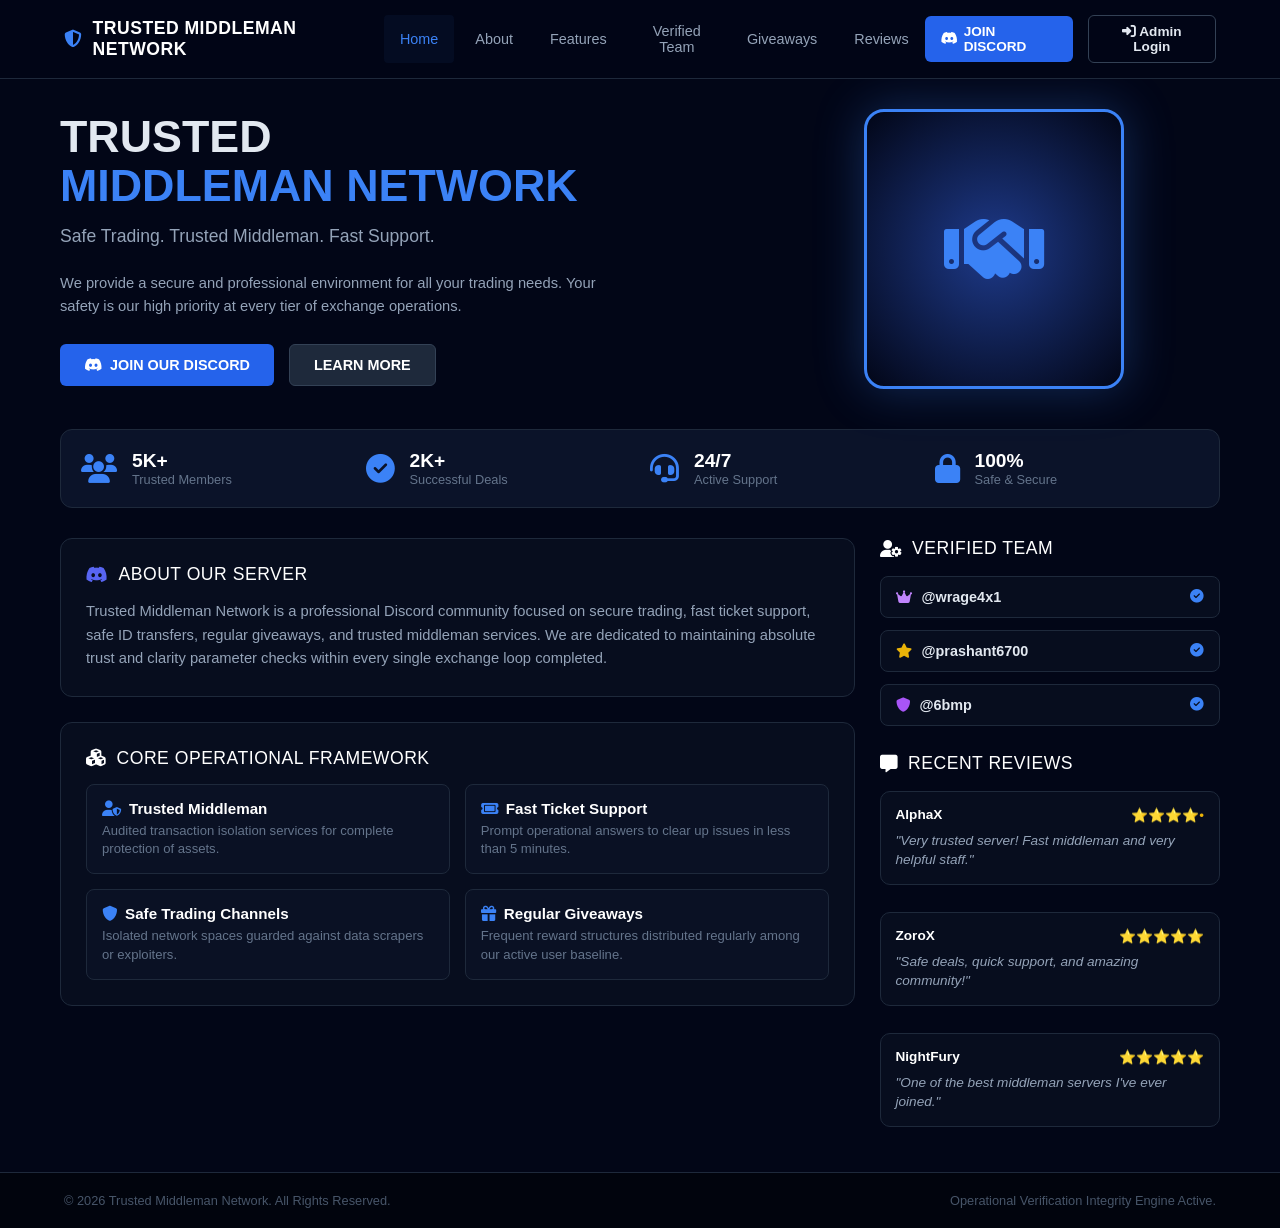
<file: index.html>
<!DOCTYPE html>
<html lang="en">
<head>
    <meta charset="UTF-8">
    <meta name="viewport" content="width=device-width, initial-scale=1.0">
    <title>Trusted Middleman Network</title>
    <!-- FontAwesome Icons -->
    <link rel="stylesheet" href="https://cdnjs.cloudflare.com/ajax/libs/font-awesome/6.4.0/css/all.min.css">
    <!-- Main Style Sheet Links -->
    <link rel="stylesheet" href="style.css">
</head>
<body>

    <!-- PLATFORM HEADER NAVIGATION -->
    <header class="navbar">
        <div class="logo">
            <i class="fa-solid fa-shield-halved"></i> TRUSTED MIDDLEMAN NETWORK
        </div>
        <nav>
            <button onclick="switchTab('home')" id="nav-home" class="nav-btn active">Home</button>
            <button onclick="switchTab('about')" id="nav-about" class="nav-btn">About</button>
            <button onclick="switchTab('features')" id="nav-features" class="nav-btn">Features</button>
            <button onclick="switchTab('team')" id="nav-team" class="nav-btn">Verified Team</button>
            <button onclick="switchTab('giveaways')" id="nav-giveaways" class="nav-btn">Giveaways</button>
            <button onclick="switchTab('reviews')" id="nav-reviews" class="nav-btn">Reviews</button>
        </nav>
        <div class="nav-right-actions">
            <a href="https://discord.gg/xjeHqgyZH" target="_blank" class="btn-discord-nav"><i class="fa-brands fa-discord"></i> JOIN DISCORD</a>
            <div id="auth-action-area">
                <button onclick="openLoginModal()" class="btn-login-trigger"><i class="fa-solid fa-right-to-bracket"></i> Admin Login</button>
            </div>
        </div>
    </header>

    <!-- MAIN INTERFACE MAIN CONTENT VIEWPORT -->
    <main class="container">

        <!-- PRIVATE ADMIN CONTROL PANEL MODULE (HIDDEN BY DEFAULT) -->
        <div id="private-admin-panel" style="display: none;">
            <div class="admin-dashboard-wrapper">
                <div class="admin-header-strip">
                    <h3><i class="fa-solid fa-lock-open"></i> Operational Control Panel</h3>
                    <span class="admin-badge-tag">Authorized Access: @prashant</span>
                </div>
                
                <div class="admin-metrics-grid">
                    <div class="admin-stat-card">
                        <p>Users Joined Today</p>
                        <h4>142 Members</h4>
                    </div>
                    <div class="admin-stat-card">
                        <p>Active Ticket Queues</p>
                        <h4>9 Middleman Deals Running</h4>
                    </div>
                    <div class="admin-stat-card">
                        <p>Server Up-Time Status</p>
                        <h4 style="color:#10b981;">100% Operational</h4>
                    </div>
                </div>
                
                <div class="admin-memo-box">
                    <strong><i class="fa-solid fa-circle-info"></i> Security Monitor Memo:</strong> Realtime logs are running cleanly. Standard access filtering is tracking user profiles dynamically across network ports.
                </div>
            </div>
        </div>

        <!-- HOME PAGE SLIDE -->
        <div id="slide-home" class="page-slide active">
            <div class="hero-section">
                <div class="hero-text">
                    <h1>TRUSTED <br><span class="highlight-blue">MIDDLEMAN NETWORK</span></h1>
                    <p class="hero-subtitle">Safe Trading. Trusted Middleman. Fast Support.</p>
                    <p class="panel-text" style="max-width: 550px; margin-bottom: 25px;">We provide a secure and professional environment for all your trading needs. Your safety is our high priority at every tier of exchange operations.</p>
                    <div class="hero-buttons">
                        <a href="https://discord.gg/xjeHqgyZH" target="_blank" class="btn-primary"><i class="fa-brands fa-discord"></i> JOIN OUR DISCORD</a>
                        <button onclick="switchTab('about')" class="btn-secondary">LEARN MORE</button>
                    </div>
                </div>
                <div class="hero-shield-wrapper">
                    <div class="shield-display-card">
                        <i class="fa-solid fa-handshake"></i>
                    </div>
                </div>
            </div>

            <!-- GRID BLOCK STATISTICS INFRASTRUCTURE COUNTERS -->
            <div class="metrics-bar">
                <div class="metric-item"><i class="fa-solid fa-users"></i><div><h3>5K+</h3><p>Trusted Members</p></div></div>
                <div class="metric-item"><i class="fa-solid fa-circle-check"></i><div><h3>2K+</h3><p>Successful Deals</p></div></div>
                <div class="metric-item"><i class="fa-solid fa-headset"></i><div><h3>24/7</h3><p>Active Support</p></div></div>
                <div class="metric-item"><i class="fa-solid fa-lock"></i><div><h3>100%</h3><p>Safe & Secure</p></div></div>
            </div>

            <!-- CORE GRID DIVISION CORES -->
            <div class="main-split-layout">
                <div>
                    <div class="content-card-panel">
                        <div class="panel-title"><i class="fa-brands fa-discord" style="color: #5865F2;"></i> About Our Server</div>
                        <p class="panel-text">Trusted Middleman Network is a professional Discord community focused on secure trading, fast ticket support, safe ID transfers, regular giveaways, and trusted middleman services. We are dedicated to maintaining absolute trust and clarity parameter checks within every single exchange loop completed.</p>
                    </div>

                    <div class="content-card-panel">
                        <div class="panel-title"><i class="fa-solid fa-cubes"></i> Core Operational Framework</div>
                        <div class="features-subgrid">
                            <div class="feature-mini-box">
                                <h4><i class="fa-solid fa-user-shield"></i> Trusted Middleman</h4>
                                <p>Audited transaction isolation services for complete protection of assets.</p>
                            </div>
                            <div class="feature-mini-box">
                                <h4><i class="fa-solid fa-ticket"></i> Fast Ticket Support</h4>
                                <p>Prompt operational answers to clear up issues in less than 5 minutes.</p>
                            </div>
                            <div class="feature-mini-box">
                                <h4><i class="fa-solid fa-shield"></i> Safe Trading Channels</h4>
                                <p>Isolated network spaces guarded against data scrapers or exploiters.</p>
                            </div>
                            <div class="feature-mini-box">
                                <h4><i class="fa-solid fa-gift"></i> Regular Giveaways</h4>
                                <p>Frequent reward structures distributed regularly among our active user baseline.</p>
                            </div>
                        </div>
                    </div>
                </div>

                <!-- SIDEBAR INFORMATION SECTIONS LAYOUT -->
                <div class="side-deck-list">
                    <div class="panel-title" style="margin-bottom: 5px;"><i class="fa-solid fa-user-gear"></i> Verified Team</div>
                    <div class="user-row-card">
                        <div class="user-info-side owner-i"><i class="fa-solid fa-crown"></i> @wrage4x1</div>
                        <i class="fa-solid fa-circle-check verified-badge-check"></i>
                    </div>
                    <div class="user-row-card">
                        <div class="user-info-side admin-i"><i class="fa-solid fa-star"></i> @prashant6700</div>
                        <i class="fa-solid fa-circle-check verified-badge-check"></i>
                    </div>
                    <div class="user-row-card">
                        <div class="user-info-side"><i class="fa-solid fa-shield"></i> @6bmp</div>
                        <i class="fa-solid fa-circle-check verified-badge-check"></i>
                    </div>

                    <div class="panel-title" style="margin-top: 15px; margin-bottom: 5px;"><i class="fa-solid fa-message"></i> Recent Reviews</div>
                    <div class="review-feed-item">
                        <div class="review-feed-header"><span class="review-feed-user">AlphaX</span><span class="review-feed-stars">⭐⭐⭐⭐•</span></div>
                        <p class="review-feed-text">"Very trusted server! Fast middleman and very helpful staff."</p>
                    </div>
                    <div class="review-feed-item">
                        <div class="review-feed-header"><span class="review-feed-user">ZoroX</span><span class="review-feed-stars">⭐⭐⭐⭐⭐</span></div>
                        <p class="review-feed-text">"Safe deals, quick support, and amazing community!"</p>
                    </div>
                    <div class="review-feed-item">
                        <div class="review-feed-header"><span class="review-feed-user">NightFury</span><span class="review-feed-stars">⭐⭐⭐⭐⭐</span></div>
                        <p class="review-feed-text">"One of the best middleman servers I've ever joined."</p>
                    </div>
                </div>
            </div>
        </div>

        <!-- ABOUT EXPANDED PRESENTATION TAB -->
        <div id="slide-about" class="page-slide">
            <div class="presentation-view-box">
                <div class="presentation-header">
                    <h2><i class="fa-solid fa-circle-info text-blue"></i> Operational Protocols Ledger</h2>
                    <span class="page-badge">Section 01 // Overview</span>
                </div>
                <p class="presentation-body">Our network acts as an expert digital verification third-party buffer to guarantee risk-free peer-to-peer exchanges. We intercept high-stakes profile parameter assets, handle security clears, and confirm that financial payment matches accurately before completing the final exchange loop parameter handoffs.</p>
                <div class="presentation-grid-3x">
                    <div class="big-card-block"><i class="fa-solid fa-fingerprint"></i><h3>Verification Sweep</h3><p>Every asset is audited for ownership validation signatures before validation.</p></div>
                    <div class="big-card-block"><i class="fa-solid fa-vault"></i><h3>Escrow Buffer Hold</h3><p>Funds and properties are maintained inside isolated holding vectors.</p></div>
                    <div class="big-card-block"><i class="fa-solid fa-bolt"></i><h3>Instant Release</h3><p>Automated verification sweeps unlock tracking parameters instantly.</p></div>
                </div>
            </div>
        </div>

        <!-- FEATURES EXPANDED PRESENTATION TAB -->
        <div id="slide-features" class="page-slide">
            <div class="presentation-view-box">
                <div class="presentation-header">
                    <h2><i class="fa-solid fa-layer-group text-blue"></i> Infrastructure Architecture Specs</h2>
                    <span class="page-badge">Section 02 // Core Systems</span>
                </div>
                <div class="presentation-grid-3x">
                    <div class="big-card-block"><i class="fa-solid fa-user-lock"></i><h3>ID Vault Isolation</h3><p>Encrypted parameters protect profile credentials during transfer verification steps.</p></div>
                    <div class="big-card-block"><i class="fa-solid fa-chart-line"></i><h3>High-Volume Scaling</h3><p>Engineered to route hundreds of trade matrix records cleanly simultaneously without lag.</p></div>
                    <div class="big-card-block"><i class="fa-solid fa-headset"></i><h3>Priority Desk Paths</h3><p>VIP ticket corridors open immediately for verified operators processing large assets.</p></div>
                </div>
            </div>
        </div>

        <!-- TEAM EXPANDED PRESENTATION TAB -->
        <div id="slide-team" class="page-slide">
            <div class="presentation-view-box">
                <div class="presentation-header">
                    <h2><i class="fa-solid fa-user-shield text-blue"></i> Administrative Registry</h2>
                    <span class="page-badge">Section 03 // Personnel Logs</span>
                </div>
                <div class="presentation-grid-3x">
                    <div class="big-card-block" style="border-top: 3px solid #c084fc;"><i class="fa-solid fa-crown" style="color:#c084fc;"></i><h3>@wrage4x1</h3><p>Network Founder. Final compliance validator for high-value asset queues.</p></div>
                    <div class="big-card-block" style="border-top: 3px solid #eab308;"><i class="fa-solid fa-star" style="color:#eab308;"></i><h3>@prashant6700</h3><p>Senior Administrator. Supervisor for standard verification queues.</p></div>
                    <div class="big-card-block" style="border-top: 3px solid #3b82f6;"><i class="fa-solid fa-shield-halved" style="color:#3b82f6;"></i><h3>@6bmp</h3><p>Verification Specialist. Operates daily credential sweeps.</p></div>
                </div>
            </div>
        </div>

        <!-- GIVEAWAYS EXPANDED PRESENTATION TAB -->
        <div id="slide-giveaways" class="page-slide">
            <div class="presentation-view-box">
                <div class="presentation-header">
                    <h2><i class="fa-solid fa-gift text-blue"></i> Active Community Giveaways</h2>
                    <span class="page-badge">Section 04 // Rewards Allocation</span>
                </div>
                <div class="big-card-block" style="text-align: center; background: rgba(59, 130, 246, 0.05); border: 1px dashed #3b82f6;">
                    <i class="fa-solid fa-gift" style="font-size: 3rem; color: #3b82f6; margin: 0 auto 15px auto;"></i>
                    <h3 style="font-size: 1.4rem;">Weekly Premium Key Pool Rolling</h3>
                    <p class="panel-text" style="margin-bottom: 15px;">Requirement parameters: Active trade log or Level 5 Discord participation role matrix clear.</p>
                    <a href="https://discord.gg/xjeHqgyZH" target="_blank" class="btn-primary">Claim Entry Ticket</a>
                </div>
            </div>
        </div>

        <!-- REVIEWS EXPANDED PRESENTATION TAB -->
        <div id="slide-reviews" class="page-slide">
            <div class="presentation-view-box">
                <div class="presentation-header">
                    <h2><i class="fa-solid fa-star text-blue"></i> Transaction Feedback Records</h2>
                    <span class="page-badge">Section 05 // Open Reviews Ledger</span>
                </div>
                <div style="display: grid; grid-template-columns: 1fr 1fr; gap: 20px;">
                    <div class="review-feed-item" style="padding: 25px;"><div class="review-feed-header"><strong>AlphaX</strong><span class="review-feed-stars">⭐⭐⭐⭐⭐</span></div><p class="review-feed-text" style="font-size: 1rem; margin-top: 10px;">"Incredibly efficient trading infrastructure. Handled a high-value account transfer through their ticket desk."</p></div>
                    <div class="review-feed-item" style="padding: 25px;"><div class="review-feed-header"><strong>ZoroX</strong><span class="review-feed-stars">⭐⭐⭐⭐⭐</span></div><p class="review-feed-text" style="font-size: 1rem; margin-top: 10px;">"The transaction took less than four minutes total. Absolute peace of mind."</p></div>
                </div>
            </div>
        </div>

    </main>

    <!-- FLOATING EXCLUSIVE SECURITY OPERATOR LOGIN OVERLAY (NO SIGNUP GATEWAY) -->
    <div id="login-modal" class="login-modal-overlay">
        <div class="login-card-container">
            <button onclick="closeLoginModal()" class="close-modal-cross"><i class="fa-solid fa-xmark"></i></button>
            <div class="login-card-header">
                <i class="fa-solid fa-user-shield"></i>
                <h3>Operator Check-In</h3>
                <p>Provide verified administrator credentials</p>
            </div>
            
            <form onsubmit="handleSystemLogin(event)">
                <div class="form-group-block">
                    <label>Username</label>
                    <input type="text" id="login-user-input" class="login-input-field" placeholder="e.g. @username" required>
                </div>
                <div class="form-group-block">
                    <label>System Password</label>
                    <input type="password" id="login-pass-input" class="login-input-field" placeholder="••••••••" required>
                </div>
                <button type="submit" class="btn-submit-login">Authorize Verification</button>
            </form>
        </div>
    </div>

    <!-- SITE FRAMEWORK FOOTER BANNER -->
    <footer>
        <p>&copy; 2026 Trusted Middleman Network. All Rights Reserved.</p>
        <p>Operational Verification Integrity Engine Active.</p>
    </footer>

    <!-- Include Script Module -->
    <script src="script.js"></script>
</body>
</html>
</file>
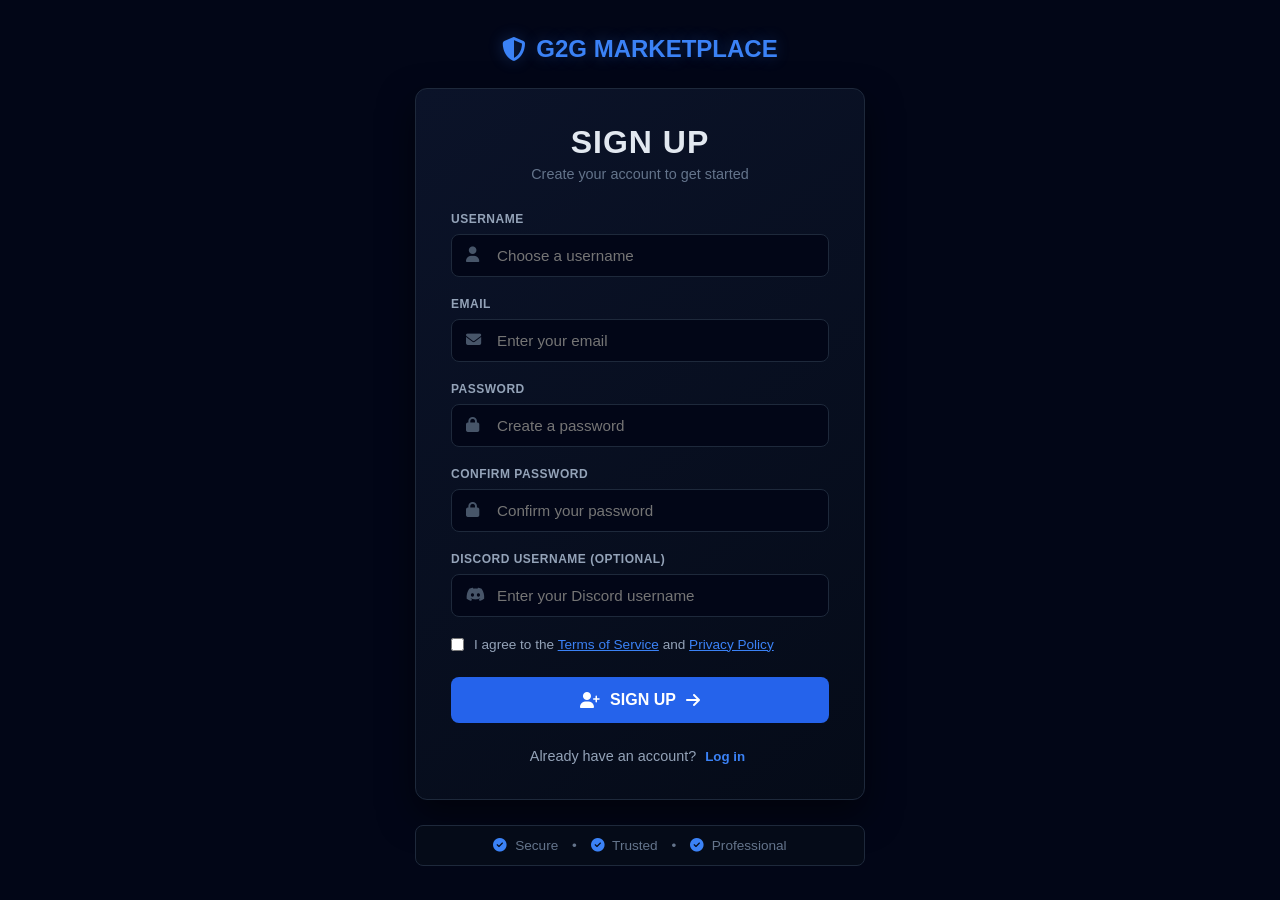
<file: auth.html>
<!DOCTYPE html>
<html lang="en">
<head>
    <meta charset="UTF-8">
    <meta name="viewport" content="width=device-width, initial-scale=1.0">
    <title>G2G Marketplace - Access Portal</title>
    <link rel="stylesheet" href="style.css">
    <link rel="stylesheet" href="https://cdnjs.cloudflare.com/ajax/libs/font-awesome/6.4.0/css/all.min.css">
    <style>
        .auth-page {
            display: flex;
            flex-direction: column;
            align-items: center;
            justify-content: center;
            min-height: 100vh;
            background-color: #020617;
            padding: 20px;
        }
        .auth-logo {
            font-size: 1.5rem;
            font-weight: 800;
            color: #3b82f6;
            margin-bottom: 25px;
            display: flex;
            align-items: center;
            gap: 10px;
            text-shadow: 0 0 15px rgba(59, 130, 246, 0.3);
        }
        .auth-box {
            width: 100%;
            max-width: 450px;
            background: linear-gradient(145deg, #0b1329, #050b18);
            border: 1px solid #1e293b;
            border-radius: 12px;
            padding: 35px;
            box-shadow: 0 15px 35px rgba(0,0,0,0.5);
        }
        .auth-box h2 {
            text-align: center;
            font-size: 2rem;
            letter-spacing: 1px;
            margin-bottom: 5px;
            text-transform: uppercase;
        }
        .auth-box .subtitle {
            text-align: center;
            color: #64748b;
            font-size: 0.9rem;
            margin-bottom: 30px;
        }
        .form-group {
            margin-bottom: 20px;
        }
        .form-group label {
            display: block;
            font-size: 0.75rem;
            font-weight: 700;
            color: #94a3b8;
            margin-bottom: 8px;
            text-transform: uppercase;
            letter-spacing: 0.5px;
        }
        .input-wrapper {
            position: relative;
            display: flex;
            align-items: center;
        }
        .input-wrapper i {
            position: absolute;
            left: 15px;
            color: #475569;
            font-size: 0.95rem;
        }
        .input-wrapper input {
            width: 100%;
            padding: 12px 15px 12px 45px;
            background-color: #020617;
            border: 1px solid #1e293b;
            border-radius: 8px;
            color: white;
            font-size: 0.95rem;
            transition: all 0.3s;
        }
        .input-wrapper input:focus {
            border-color: #3b82f6;
            outline: none;
            box-shadow: 0 0 10px rgba(59, 130, 246, 0.2);
        }
        .checkbox-group {
            display: flex;
            align-items: center;
            gap: 10px;
            font-size: 0.85rem;
            color: #94a3b8;
            margin-bottom: 25px;
        }
        .checkbox-group a {
            color: #3b82f6;
        }
        .btn-submit {
            width: 100%;
            background: #2563eb;
            color: white;
            border: none;
            padding: 14px;
            border-radius: 8px;
            font-size: 1rem;
            font-weight: 700;
            cursor: pointer;
            display: flex;
            justify-content: center;
            align-items: center;
            gap: 10px;
            transition: all 0.3s;
            text-transform: uppercase;
        }
        .btn-submit:hover {
            background: #1d4ed8;
            box-shadow: 0 0 15px rgba(37, 99, 235, 0.5);
        }
        .auth-footer {
            text-align: center;
            margin-top: 25px;
            font-size: 0.9rem;
            color: #94a3b8;
        }
        .auth-footer button {
            background: none;
            border: none;
            color: #3b82f6;
            font-weight: 600;
            cursor: pointer;
            padding: 0 5px;
        }
        .badge-footer {
            margin-top: 25px;
            width: 100%;
            max-width: 450px;
            border: 1px solid #1e293b;
            border-radius: 8px;
            padding: 12px;
            text-align: center;
            font-size: 0.85rem;
            color: #64748b;
            background: #050b18;
        }
        .badge-footer span {
            margin: 0 10px;
        }
        .badge-footer i {
            color: #3b82f6;
            margin-right: 4px;
        }
    </style>
</head>
<body class="auth-page">

    <div class="auth-logo">
        <i class="fa-solid fa-shield-halved"></i> G2G MARKETPLACE
    </div>

    <div class="auth-box">
        <div id="signup-form-container">
            <h2>Sign Up</h2>
            <p class="subtitle">Create your account to get started</p>
            <form id="signup-form" onsubmit="handleSignUp(event)">
                <div class="form-group">
                    <label>Username</label>
                    <div class="input-wrapper">
                        <i class="fa-solid fa-user"></i>
                        <input type="text" id="signup-username" placeholder="Choose a username" required>
                    </div>
                </div>
                <div class="form-group">
                    <label>Email</label>
                    <div class="input-wrapper">
                        <i class="fa-solid fa-envelope"></i>
                        <input type="email" id="signup-email" placeholder="Enter your email" required>
                    </div>
                </div>
                <div class="form-group">
                    <label>Password</label>
                    <div class="input-wrapper">
                        <i class="fa-solid fa-lock"></i>
                        <input type="password" id="signup-password" placeholder="Create a password" required>
                    </div>
                </div>
                <div class="form-group">
                    <label>Confirm Password</label>
                    <div class="input-wrapper">
                        <i class="fa-solid fa-lock"></i>
                        <input type="password" id="signup-confirm" placeholder="Confirm your password" required>
                    </div>
                </div>
                <div class="form-group">
                    <label>Discord Username (Optional)</label>
                    <div class="input-wrapper">
                        <i class="fa-brands fa-discord"></i>
                        <input type="text" id="signup-discord" placeholder="Enter your Discord username">
                    </div>
                </div>
                <div class="checkbox-group">
                    <input type="checkbox" id="terms" required>
                    <label for="terms" style="margin:0; font-size:0.85rem; color:#94a3b8; text-transform:none;">I agree to the <a href="#">Terms of Service</a> and <a href="#">Privacy Policy</a></label>
                </div>
                <button type="submit" class="btn-submit">
                    <i class="fa-solid fa-user-plus"></i> Sign Up <i class="fa-solid fa-arrow-right"></i>
                </button>
            </form>
            <div class="auth-footer">
                Already have an account? <button onclick="toggleForm(false)">Log in</button>
            </div>
        </div>

        <div id="login-form-container" style="display: none;">
            <h2>Log In</h2>
            <p class="subtitle">Welcome back! Access your account</p>
            <form id="login-form" onsubmit="handleLogIn(event)">
                <div class="form-group">
                    <label>Username</label>
                    <div class="input-wrapper">
                        <i class="fa-solid fa-user"></i>
                        <input type="text" id="login-username" placeholder="Enter your username" required>
                    </div>
                </div>
                <div class="form-group">
                    <label>Password</label>
                    <div class="input-wrapper">
                        <i class="fa-solid fa-lock"></i>
                        <input type="password" id="login-password" placeholder="Enter your password" required>
                    </div>
                </div>
                <button type="submit" class="btn-submit">
                    <i class="fa-solid fa-right-to-bracket"></i> Log In <i class="fa-solid fa-arrow-right"></i>
                </button>
            </form>
            <div class="auth-footer">
                Don't have an account? <button onclick="toggleForm(true)">Sign up</button>
            </div>
        </div>
    </div>

    <div class="badge-footer">
        <span><i class="fa-solid fa-circle-check"></i> Secure</span> • 
        <span><i class="fa-solid fa-circle-check"></i> Trusted</span> • 
        <span><i class="fa-solid fa-circle-check"></i> Professional</span>
    </div>

    <script>
        function toggleForm(showSignUp) {
            document.getElementById("signup-form-container").style.display = showSignUp ? "block" : "none";
            document.getElementById("login-form-container").style.display = showSignUp ? "none" : "block";
        }

        function handleSignUp(e) {
            e.preventDefault();
            const user = document.getElementById("signup-username").value.trim();
            const email = document.getElementById("signup-email").value.trim();
            const pass = document.getElementById("signup-password").value;
            const confirmPass = document.getElementById("signup-confirm").value;

            if (pass !== confirmPass) {
                alert("Passwords do not match!");
                return;
            }

            // Save credentials to local storage
            localStorage.setItem("username_" + user, user);
            localStorage.setItem("password_" + user, pass);
            
            alert("Account created successfully! Please log in.");
            toggleForm(false); // Switch to login view automatically
            document.getElementById("login-username").value = user;
        }

        function handleLogIn(e) {
            e.preventDefault();
            const user = document.getElementById("login-username").value.trim();
            const pass = document.getElementById("login-password").value;

            const storedUser = localStorage.getItem("username_" + user);
            const storedPass = localStorage.getItem("password_" + user);

            if (storedUser === user && storedPass === pass) {
                localStorage.setItem("isLoggedIn", "true");
                window.location.href = "index.html"; // Redirect to dashboard features
            } else {
                alert("Invalid username or password!");
            }
        }
    </script>
</body>
</html>
</file>
<file: style.css>
/* ==========================================================================
   CORE PLATFORM VARIABLES & THEME VALUES
   ========================================================================== */
* { margin: 0; padding: 0; box-sizing: border-box; font-family: 'Segoe UI', Roboto, sans-serif; }
body { background-color: #020617; color: #e2e8f0; overflow-x: hidden; min-height: 100vh; display: flex; flex-direction: column; }

/* PLATFORM DESIGN HEADER DESIGN LAYER */
.navbar { display: flex; justify-content: space-between; align-items: center; padding: 15px 5%; background-color: rgba(2, 6, 23, 0.95); backdrop-filter: blur(12px); position: sticky; top: 0; z-index: 1000; border-bottom: 1px solid #1e293b; }
.logo { font-weight: 800; color: #fff; display: flex; align-items: center; gap: 10px; font-size: 1.1rem; letter-spacing: 0.5px; }
.logo i { color: #3b82f6; }

nav { display: flex; gap: 5px; }
.nav-btn { background: none; border: none; padding: 8px 16px; font-size: 0.9rem; color: #94a3b8; cursor: pointer; font-weight: 500; transition: all 0.3s; }
.nav-btn:hover, .nav-btn.active { color: #3b82f6; background: rgba(59, 130, 246, 0.05); border-radius: 4px; }

.nav-right-actions { display: flex; align-items: center; gap: 15px; }
.btn-discord-nav { background-color: #2563eb; color: white; padding: 8px 16px; border-radius: 6px; font-size: 0.85rem; font-weight: 600; text-decoration: none; display: inline-flex; align-items: center; gap: 6px; transition: background 0.2s; }
.btn-discord-nav:hover { background-color: #1d4ed8; }

.btn-login-trigger { background: transparent; border: 1px solid #334155; color: #e2e8f0; padding: 8px 16px; border-radius: 6px; font-size: 0.85rem; font-weight: 600; cursor: pointer; transition: all 0.2s; }
.btn-login-trigger:hover { background: #1e293b; border-color: #475569; }

/* VIEW CONTAINER SPECIFICATIONS */
.container { max-width: 1200px; width: 100%; margin: 30px auto; padding: 0 20px; flex: 1; }
.page-slide { display: none; }
.page-slide.active { display: block; }

/* SCREENSHOT LAYOUT HOME COMPONENT MATRIX */
.hero-section { display: grid; grid-template-columns: 1.2fr 0.8fr; gap: 30px; margin-bottom: 40px; align-items: center; }
.hero-text h1 { font-size: 2.8rem; font-weight: 900; line-height: 1.1; margin-bottom: 15px; }
.highlight-blue { color: #3b82f6; }
.hero-subtitle { color: #94a3b8; font-size: 1.1rem; margin-bottom: 25px; }
.hero-buttons { display: flex; gap: 15px; }

.btn-primary { background: #2563eb; color: white; padding: 12px 24px; border-radius: 6px; text-decoration: none; font-weight: 600; font-size: 0.9rem; display: inline-flex; align-items: center; gap: 8px; border: none; }
.btn-secondary { background: #1e293b; color: white; border: 1px solid #334155; padding: 12px 24px; border-radius: 6px; text-decoration: none; font-weight: 600; font-size: 0.9rem; cursor: pointer; }

.hero-shield-wrapper { display: flex; justify-content: center; align-items: center; }
.shield-display-card { width: 260px; height: 280px; background: radial-gradient(circle, #1e3a8a 0%, #020617 100%); border: 3px solid #3b82f6; border-radius: 20px; display: flex; justify-content: center; align-items: center; font-size: 5rem; color: #3b82f6; box-shadow: 0 0 50px rgba(59, 130, 246, 0.3); }

/* STATISTICAL DECK METRIC ELEMENTS */
.metrics-bar { display: grid; grid-template-columns: repeat(4, 1fr); gap: 20px; background: #0b1329; border: 1px solid #1e293b; border-radius: 12px; padding: 20px; margin-bottom: 30px; }
.metric-item { display: flex; align-items: center; gap: 15px; }
.metric-item i { font-size: 1.8rem; color: #3b82f6; }
.metric-item h3 { font-size: 1.2rem; color: #fff; }
.metric-item p { font-size: 0.8rem; color: #64748b; }

/* SPLIT COMPONENT TWO COLUMN GRID SYSTEM */
.main-split-layout { display: grid; grid-template-columns: 1.4fr 0.6fr; gap: 25px; }
.content-card-panel { background: #070d1e; border: 1px solid #1e293b; border-radius: 12px; padding: 25px; margin-bottom: 25px; }
.panel-title { font-size: 1.1rem; text-transform: uppercase; letter-spacing: 0.5px; margin-bottom: 15px; color: #fff; display: flex; align-items: center; gap: 10px; }
.panel-text { color: #94a3b8; font-size: 0.92rem; line-height: 1.6; }

.features-subgrid { display: grid; grid-template-columns: repeat(2, 1fr); gap: 15px; }
.feature-mini-box { background: rgba(15, 23, 42, 0.5); border: 1px solid #1e293b; border-radius: 8px; padding: 15px; }
.feature-mini-box h4 { font-size: 0.95rem; color: #fff; margin-bottom: 5px; display: flex; align-items: center; gap: 8px; }
.feature-mini-box h4 i { color: #3b82f6; }
.feature-mini-box p { font-size: 0.82rem; color: #64748b; line-height: 1.4; }

/* STAFF LIST & FEEDBACK FEED */
.side-deck-list { display: flex; flex-direction: column; gap: 12px; }
.user-row-card { background: #070d1e; border: 1px solid #1e293b; border-radius: 8px; padding: 12px 15px; display: flex; justify-content: space-between; align-items: center; }
.user-info-side { display: flex; align-items: center; gap: 10px; font-weight: 600; font-size: 0.9rem; }
.user-info-side i { color: #a855f7; }
.user-info-side.admin-i i { color: #eab308; }
.user-info-side.owner-i i { color: #c084fc; }
.verified-badge-check { color: #3b82f6; font-size: 0.85rem; }

.review-feed-item { background: #070d1e; border: 1px solid #1e293b; border-radius: 10px; padding: 15px; margin-bottom: 15px; }
.review-feed-header { display: flex; justify-content: space-between; font-size: 0.85rem; margin-bottom: 8px; }
.review-feed-user { font-weight: 600; color: #fff; }
.review-feed-stars { color: #eab308; }
.review-feed-text { font-size: 0.85rem; color: #94a3b8; font-style: italic; line-height: 1.4; }

/* BIG DISPLAY EXTENDED PAGES */
.presentation-view-box { background: linear-gradient(160deg, #070d1e 0%, #030712 100%); border: 1px solid #1e293b; border-radius: 16px; padding: 40px; }
.presentation-header { display: flex; justify-content: space-between; align-items: center; margin-bottom: 20px; border-bottom: 1px solid #1e293b; padding-bottom: 15px; }
.presentation-header h2 { font-size: 1.4rem; display: flex; align-items: center; gap: 10px; }
.text-blue { color: #3b82f6; }
.page-badge { font-family: monospace; font-size: 0.8rem; color: #475569; background: rgba(30, 41, 59, 0.5); padding: 4px 10px; border-radius: 4px; border: 1px solid #1e293b; }
.presentation-body { font-size: 1rem; color: #94a3b8; line-height: 1.7; }
.presentation-grid-3x { display: grid; grid-template-columns: repeat(3, 1fr); gap: 20px; margin-top: 25px; }
.big-card-block { background: rgba(2, 6, 23, 0.6); border: 1px solid #1e293b; border-radius: 12px; padding: 25px; }
.big-card-block i { font-size: 1.8rem; color: #3b82f6; margin-bottom: 15px; display: block; }
.big-card-block h3 { color: #fff; margin-bottom: 10px; font-size: 1.15rem; }

/* MODAL CONTAINER LOGIN DESIGN OVERLAYS */
.login-modal-overlay { display: none; position: fixed; top: 0; left: 0; width: 100%; height: 100%; background: rgba(2, 6, 23, 0.8); backdrop-filter: blur(4px); justify-content: center; align-items: center; z-index: 2000; }
.login-card-container { background: #0b1329; border: 1px solid #1e293b; width: 100%; max-width: 380px; border-radius: 12px; padding: 30px; box-shadow: 0 20px 40px rgba(0,0,0,0.5); position: relative; }
.login-card-header { text-align: center; margin-bottom: 25px; }
.login-card-header i { font-size: 2.2rem; color: #3b82f6; margin-bottom: 10px; }
.login-card-header h3 { font-size: 1.25rem; color: #fff; }
.login-card-header p { font-size: 0.8rem; color: #64748b; margin-top: 4px; }

.form-group-block { margin-bottom: 18px; }
.form-group-block label { display: block; font-size: 0.75rem; font-weight: 700; color: #64748b; margin-bottom: 6px; text-transform: uppercase; }
.login-input-field { width: 100%; background: #020617; border: 1px solid #1e293b; border-radius: 6px; color: white; padding: 11px 14px; font-size: 0.9rem; }
.login-input-field:focus { outline: none; border-color: #3b82f6; }

.btn-submit-login { width: 100%; background: #2563eb; color: white; border: none; padding: 12px; border-radius: 6px; font-weight: 600; font-size: 0.9rem; cursor: pointer; transition: background 0.2s; margin-top: 10px; }
.btn-submit-login:hover { background: #1d4ed8; }
.close-modal-cross { position: absolute; top: 15px; right: 15px; background: none; border: none; color: #64748b; font-size: 1.1rem; cursor: pointer; }

/* PRIVILEGED LOGS ADMIN DASHBOARD DESK */
.admin-dashboard-wrapper { background: #040814; border: 2px solid #eab308; border-radius: 12px; padding: 30px; margin-bottom: 30px; }
.admin-header-strip { display: flex; justify-content: space-between; align-items: center; border-bottom: 1px solid #1e293b; padding-bottom: 15px; margin-bottom: 25px; }
.admin-header-strip h3 i { color: #eab308; margin-right: 5px; }
.admin-badge-tag { background: rgba(234, 179, 8, 0.1); border: 1px solid rgba(234, 179, 8, 0.3); color: #eab308; font-size: 0.75rem; font-weight: bold; padding: 4px 10px; border-radius: 4px; text-transform: uppercase; }

.admin-metrics-grid { display: grid; grid-template-columns: repeat(3, 1fr); gap: 20px; margin-bottom: 25px; }
.admin-stat-card { background: #0b1329; border: 1px solid #1e293b; padding: 20px; border-radius: 8px; border-left: 4px solid #eab308; }
.admin-stat-card p { font-size: 0.8rem; color: #64748b; text-transform: uppercase; font-weight: 700; }
.admin-stat-card h4 { font-size: 1.8rem; color: #fff; margin-top: 5px; }
.admin-memo-box { background: rgba(255, 255, 255, 0.02); padding: 15px; border-radius: 6px; border: 1px solid #1e293b; font-size: 0.9rem; color: #94a3b8; }

footer { border-top: 1px solid #1e293b; padding: 20px 5%; display: flex; justify-content: space-between; align-items: center; color: #475569; font-size: 0.8rem; margin-top: auto; background: #01040d; }

/* PLATFORM MEDIA RESPONSIVENESS CORRECTIONS */
@media (max-width: 900px) {
    .hero-section, .main-split-layout, .metrics-bar, .presentation-grid-3x, .admin-metrics-grid { grid-template-columns: 1fr; }
    .navbar { flex-direction: column; gap: 15px; }
}
</file>
